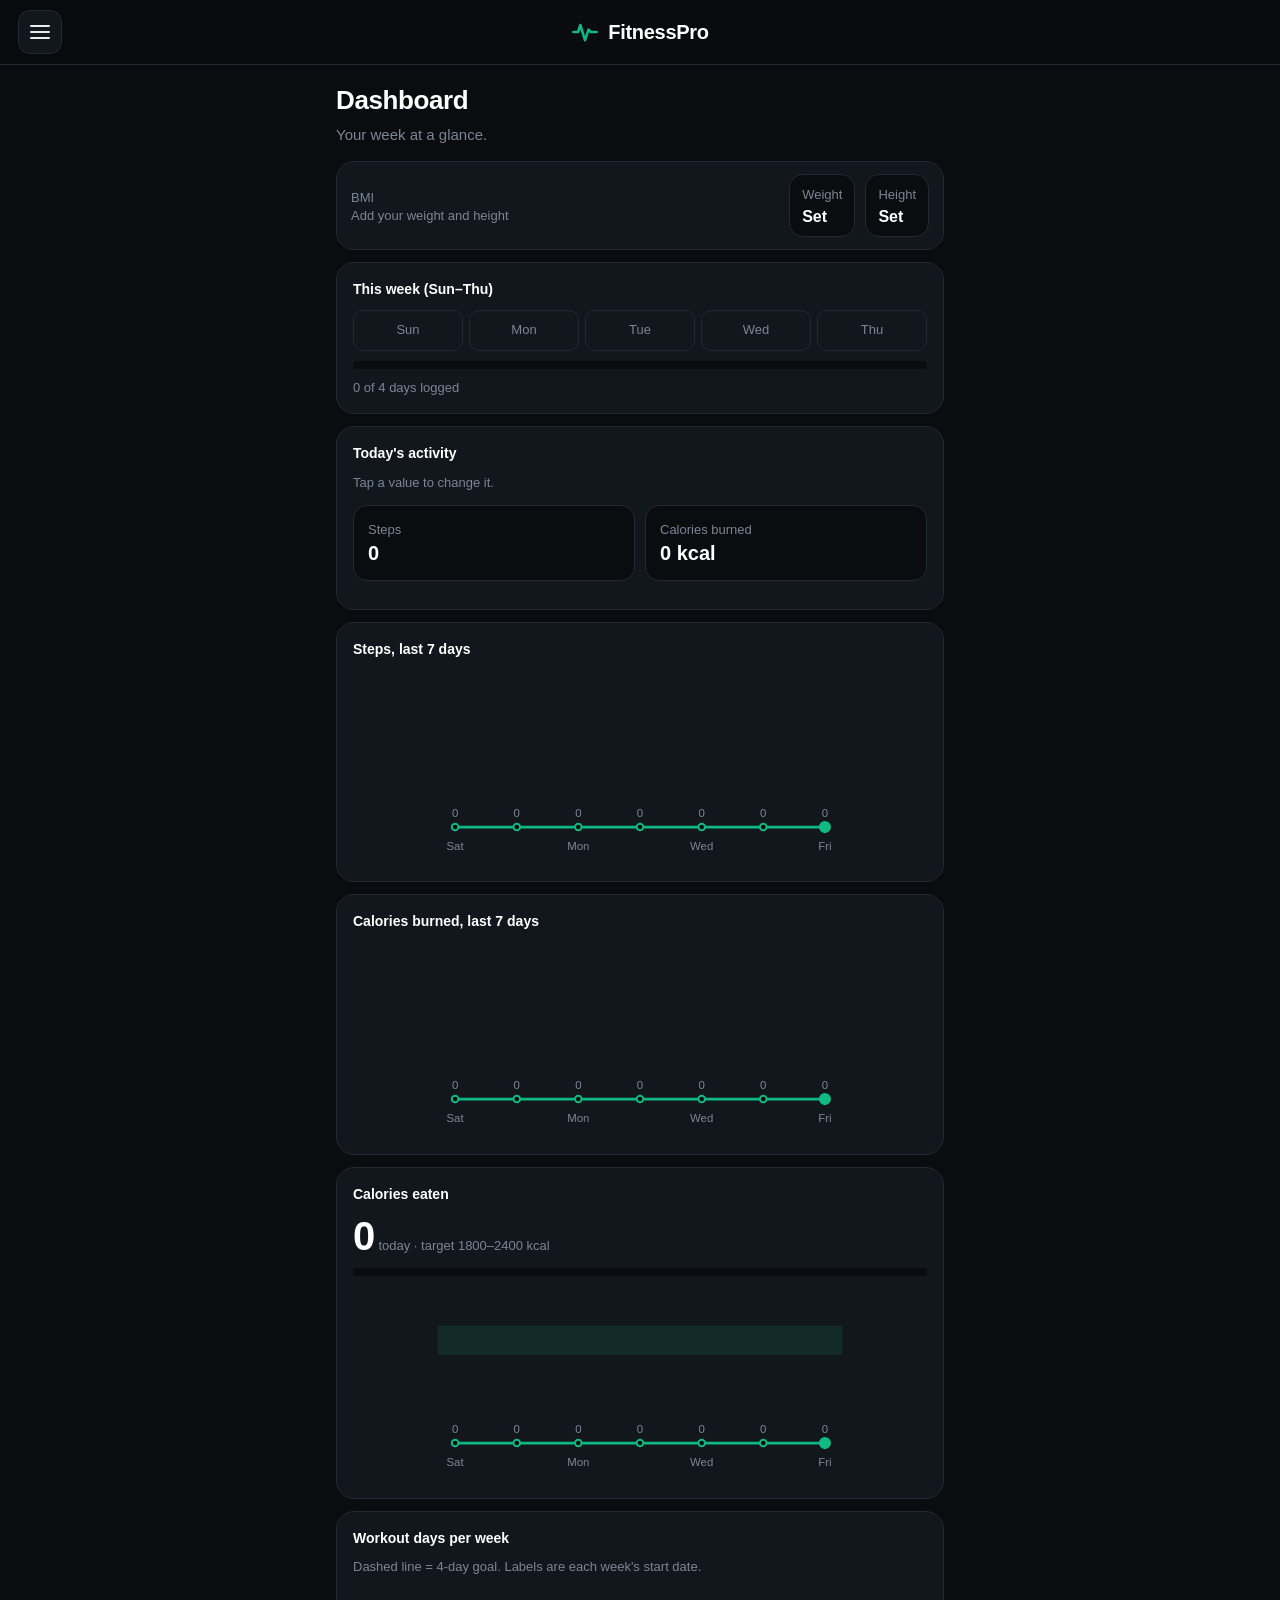
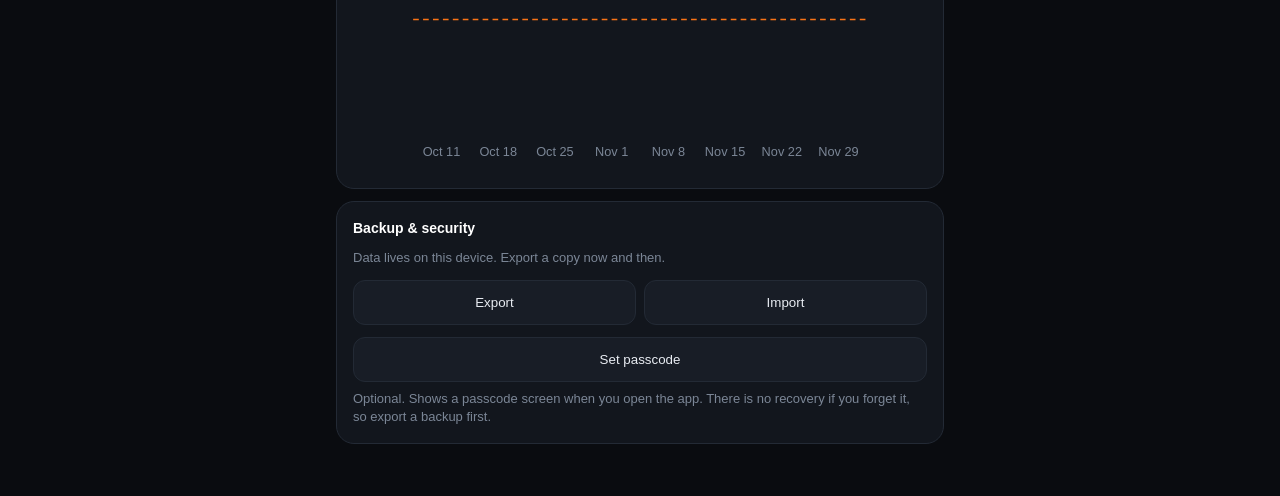
<file: index.html>
<!doctype html>
<html lang="en">
<head>
<meta charset="utf-8">
<meta name="viewport" content="width=device-width,initial-scale=1,viewport-fit=cover">
<meta name="apple-mobile-web-app-capable" content="yes">
<meta name="mobile-web-app-capable" content="yes">
<meta name="apple-mobile-web-app-title" content="FitnessPro">
<meta name="apple-mobile-web-app-status-bar-style" content="black-translucent">
<meta name="theme-color" content="#0a0c10">
<title>FitnessPro</title>
<link rel="stylesheet" href="styles.css">
</head>
<body>
<div id="app"></div>
<input type="file" id="imp" accept="application/json" hidden>
<script src="data.js"></script>
<script src="components.js"></script>
<script src="charts.js"></script>
<script src="views.js"></script>
<script src="app.js"></script>
</body>
</html>
</file>
<file: styles.css>
/* FitnessPro – look and feel: colours, spacing, fonts, wheels, charts, menu. */

:root{--bg:#0a0c10;--card:#12161d;--card2:#181d26;--line:#232a35;--ink:#e8ecf2;--mute:#7b8696;--acc:#10b981;--amb:#f59e0b;--org:#f97316;--bar:#2c3542}
*{box-sizing:border-box;-webkit-tap-highlight-color:transparent}
body{margin:0;background:var(--bg);color:var(--ink);font:15px/1.45 -apple-system,BlinkMacSystemFont,"Inter","Segoe UI",sans-serif}
header{position:fixed;top:0;left:0;right:0;z-index:20;display:grid;grid-template-columns:44px 1fr 44px;align-items:center;padding:calc(env(safe-area-inset-top) + 10px) 18px 10px;background:rgba(10,12,16,.82);backdrop-filter:blur(14px);-webkit-backdrop-filter:blur(14px);border-bottom:1px solid var(--line)}
.brand{display:flex;align-items:center;justify-content:center;gap:9px;font-weight:700;font-size:20px;letter-spacing:-.3px;color:#fff}
.brand svg{width:28px;height:28px}.brand path{stroke-dasharray:60;animation:ecg 1.6s ease-out}
@keyframes ecg{from{stroke-dashoffset:60}to{stroke-dashoffset:0}}
.menu{background:var(--card);border:1px solid var(--line);border-radius:12px;width:44px;height:44px;color:var(--ink);font-size:18px;display:grid;place-items:center;cursor:pointer}
.scrim{position:fixed;inset:0;background:rgba(0,0,0,.55);z-index:21}
.drawer{position:fixed;top:0;bottom:0;left:0;width:min(78vw,300px);z-index:22;background:var(--card);border-right:1px solid var(--line);border-radius:0 22px 22px 0;padding:calc(env(safe-area-inset-top) + 14px) 14px 18px;animation:side .22s ease-out;box-shadow:12px 0 40px rgba(0,0,0,.5)}
.dh{display:flex;justify-content:space-between;align-items:center;margin:0 4px 14px}.drawer .dh button{width:auto;padding:8px;font-size:18px;color:var(--mute)}
@keyframes side{from{transform:translateX(-30px);opacity:0}to{transform:none;opacity:1}}
.drawer button{display:flex;justify-content:space-between;align-items:center;width:100%;background:none;border:0;color:var(--ink);font:600 18px inherit;font-family:inherit;padding:16px 14px;border-radius:12px;cursor:pointer;text-align:left}
.drawer .on{background:rgba(16,185,129,.12);color:var(--acc)}
main{padding:calc(env(safe-area-inset-top) + 78px) 16px calc(40px + env(safe-area-inset-bottom));max-width:640px;margin:0 auto}
h2{font-size:26px;margin:4px 0 4px;color:#fff;letter-spacing:-.4px}h3{font-size:14px;margin:0 0 10px;color:#fff}
.sm{color:var(--mute);font-size:13px}.sub{margin:0 0 16px;color:var(--mute)}
.card{background:var(--card);border:1px solid var(--line);border-radius:18px;padding:16px;margin-bottom:12px}
.grid{display:grid;grid-template-columns:1fr 1fr;gap:10px}
.tile{background:linear-gradient(160deg,var(--card2),var(--card));border:1px solid var(--line);border-radius:18px;padding:18px 16px;text-align:left;color:var(--ink);font:inherit;cursor:pointer}
.tile b{display:block;font-size:18px;color:#fff;margin-bottom:2px}.tile.done{border-color:var(--acc)}
.item{display:flex;justify-content:space-between;align-items:center;width:100%;background:var(--card);border:1px solid var(--line);border-radius:14px;padding:15px 16px;margin-bottom:8px;color:var(--ink);font:inherit;text-align:left;cursor:pointer}
input,textarea{font:inherit;font-size:16px;color:var(--ink);background:var(--bg);border:1px solid var(--line);border-radius:10px;padding:10px 12px;width:100%;min-width:0}
input:focus,textarea:focus{outline:2px solid var(--acc);border-color:transparent}
label{display:flex;justify-content:space-between;align-items:center;gap:10px;margin:8px 0}label input{width:120px;text-align:right}
.big{font-size:40px;font-weight:700;line-height:1.1;color:#fff;letter-spacing:-1px}
.pill{display:inline-block;padding:3px 11px;border-radius:99px;background:rgba(16,185,129,.14);color:var(--acc);font-size:13px;margin-left:8px}
.prog{height:8px;background:var(--bg);border-radius:9px;overflow:hidden;margin:10px 0}.prog i{display:block;height:100%;border-radius:9px}
.chart{width:100%;height:auto;max-height:190px}.chart text{fill:var(--mute);font-size:9px}
.btn{cursor:pointer;border:0;border-radius:12px;padding:14px 16px;font:600 15px inherit;font-family:inherit;background:var(--acc);color:#04130d}
.btn.alt{background:var(--card2);color:var(--ink);border:1px solid var(--line)}
.row{display:flex;gap:8px;margin-top:12px}.row .btn{flex:1}
.x{background:none;border:0;color:var(--mute);font-size:18px;cursor:pointer;padding:8px}
.link{background:none;border:0;color:var(--mute);font:inherit;padding:0 0 8px;cursor:pointer}
.ref{background:var(--bg);border-radius:10px;padding:10px 12px;margin-bottom:12px;font-size:13px;color:var(--mute)}
.li{display:flex;justify-content:space-between;gap:8px;padding:10px 0;border-top:1px solid var(--line)}.li:first-of-type{border:0}
.days{display:flex;gap:6px;margin:6px 0 10px}.days div{flex:1;text-align:center;padding:10px 0;border-radius:10px;border:1px solid var(--line);color:var(--mute);font-size:13px}.days .d{border-color:var(--acc);background:rgba(16,185,129,.15);color:var(--acc)}
/* body figure */
.figs{display:flex;justify-content:center;gap:18px}.figs>div{text-align:center;width:42%;max-width:150px}
.bd{width:100%;height:auto}.bd .sil *{fill:#1b212b;stroke:#2c3542;stroke-width:.6}.bd .m{fill:#2c3542}.bd .P{fill:var(--acc);filter:drop-shadow(0 0 3px rgba(16,185,129,.55))}.bd .S{fill:var(--amb)}
.legend{display:flex;justify-content:center;gap:16px;margin-top:8px;font-size:13px;color:var(--mute)}.legend i{display:inline-block;width:10px;height:10px;border-radius:3px;margin-right:6px}
/* sets + wheels */
.sr{display:flex;align-items:center;gap:6px;margin-bottom:6px}
.sr .chip{padding:9px 12px}.sr .chip b{display:inline;font-size:17px}
.wheels{display:flex;gap:14px;justify-content:center;margin-top:12px}.wheels>div{width:130px;text-align:center}
.box{position:relative;height:200px;margin-top:4px}
.band{position:absolute;left:0;right:0;top:80px;height:40px;border-radius:10px;background:rgba(255,255,255,.08);pointer-events:none}
.sc{position:relative;height:200px;overflow-y:scroll;scroll-snap-type:y mandatory;padding:80px 0;scrollbar-width:none;-webkit-overflow-scrolling:touch;-webkit-mask-image:linear-gradient(transparent,#000 32%,#000 68%,transparent);mask-image:linear-gradient(transparent,#000 32%,#000 68%,transparent);user-select:none;-webkit-user-select:none}
.sc::-webkit-scrollbar{display:none}
.chips{display:flex;gap:10px;margin:12px 0}.chip{flex:1;background:var(--bg);border:1px solid var(--line);border-radius:14px;padding:12px 14px;text-align:left;color:var(--ink);font:inherit;cursor:pointer}.chip b{display:block;font-size:20px;color:#fff}.chip.on{border-color:var(--acc)}
.wp{display:flex;flex-direction:column;align-items:center;gap:8px;margin:4px 0 12px}.wp .box,.wp .btn{width:150px}
.dr{display:flex;align-items:center;gap:10px;width:100%;background:none;border:0;border-radius:10px;padding:9px 8px;color:var(--ink);font:inherit;cursor:pointer}.dr.on{background:rgba(16,185,129,.1)}
.dn{width:62px;text-align:left}.dn small{display:block;color:var(--mute);font-size:11px}.dbar{flex:1;height:8px;background:var(--bg);border-radius:9px;overflow:hidden}.dbar i{display:block;height:100%}.dr b{width:56px;text-align:right}
.sc div{height:40px;line-height:40px;scroll-snap-align:center;font-size:22px;color:var(--mute)}.sc .on{color:#fff;font-weight:600}
@media(prefers-reduced-motion:reduce){.brand path,.drawer{animation:none}}

/* compact BMI card, one-set-at-a-time logging, rest timer */
.card.bmi{padding:12px 14px}
.bmir{display:flex;justify-content:space-between;align-items:center;gap:10px;flex-wrap:wrap}
.bmir .chips{margin:0;flex:0 0 auto}.bmir .chip{flex:0 0 auto;padding:8px 12px}.bmir .chip b{font-size:16px}
.bv{display:flex;align-items:center;gap:8px;flex-wrap:wrap}.bv .big{font-size:30px}.bv .pill{margin:0}
.cur{display:flex;align-items:center;gap:8px;margin:12px 0}
.cur .chip,.restrow .chip{flex:1;display:flex;align-items:baseline;gap:5px;justify-content:center}
.cur .chip b,.restrow .chip b{display:inline;font-size:19px}
.tick{width:54px;height:54px;border-radius:50%;border:0;background:var(--acc);color:#04130d;display:grid;place-items:center;cursor:pointer;flex:0 0 auto}
.ls{display:flex;justify-content:space-between;align-items:center;padding:8px 12px;border-radius:12px;background:rgba(16,185,129,.1);margin-bottom:6px}
.restrow{display:flex;justify-content:space-between;align-items:center;margin:10px 0}.restrow .chip{flex:0 0 auto;padding:8px 18px}
.rb{background:var(--bg);border:1px solid var(--acc);border-radius:14px;padding:12px 14px;margin:10px 0}
.rb.done{display:flex;align-items:center;justify-content:space-between;gap:8px;flex-wrap:wrap}
.rbh{display:flex;justify-content:space-between;align-items:baseline}.rt{font-size:34px;color:#fff;font-variant-numeric:tabular-nums}
</file>
